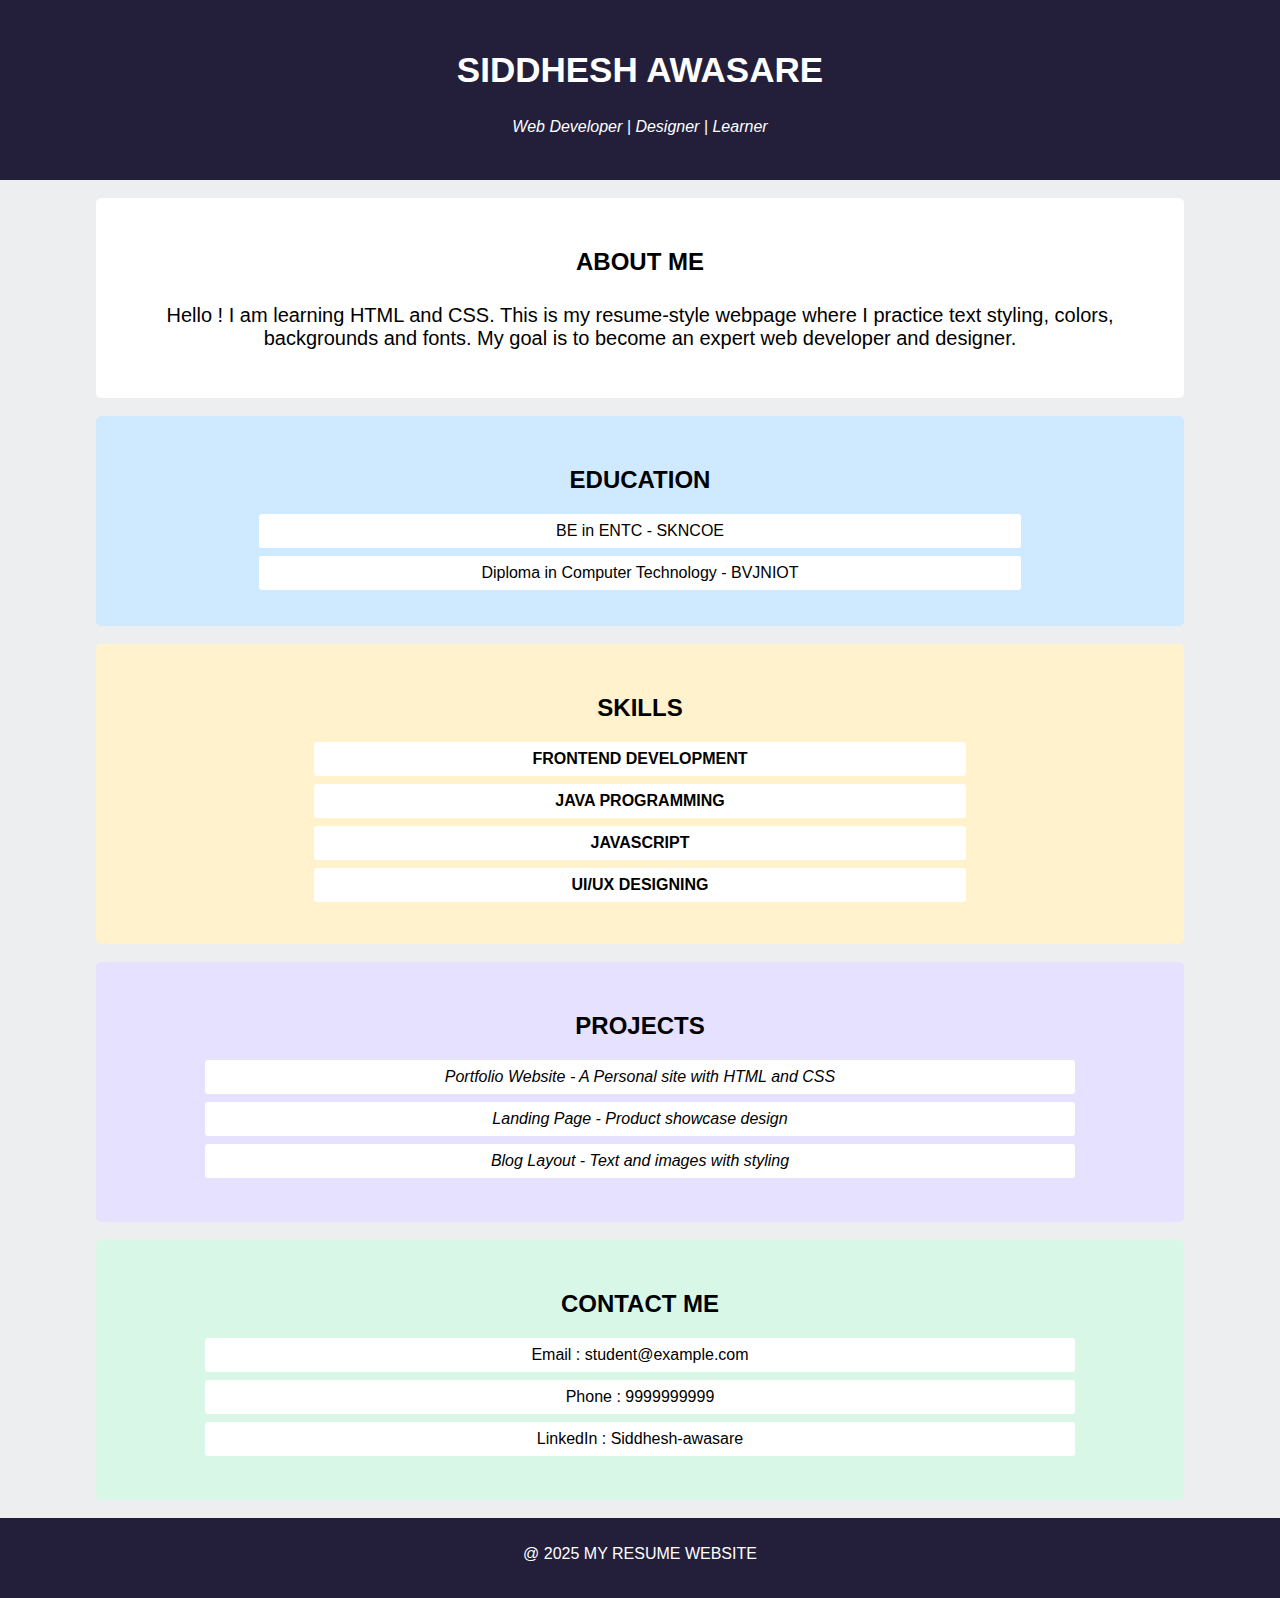
<file: Task 1/index.html>
<!DOCTYPE html>
<html lang="en">
<head>
    <meta charset="UTF-8">
    <meta name="viewport" content="width=device-width, initial-scale=1.0">
    <title>Task 1</title>
    <link rel="stylesheet" href="style.css">
</head>
<body>
    <div id="name">
        <h2>SIDDHESH AWASARE</h2>
        <p>Web Developer | Designer | Learner</p>
    </div>

    <div id="aboutme">
        <h2>ABOUT ME</h2>
        <p>Hello ! I am learning HTML and CSS. This is my resume-style webpage where I practice text styling, colors, backgrounds and fonts. My goal is to become an expert web developer and designer.</p>
    </div>

    <div id="education">
        <h2>EDUCATION</h2>
        <p>BE in ENTC - SKNCOE</p>
        <p>Diploma in Computer Technology - BVJNIOT</p>
    </div>

    <div id="skills">
        <h2>SKILLS</h2>
        <p>FRONTEND DEVELOPMENT</p>
        <p>JAVA PROGRAMMING</p>
        <p>JAVASCRIPT</p>
        <p>UI/UX DESIGNING</p>
    </div>

    <div id="projects">
        <h2>PROJECTS</h2>
        <p>Portfolio Website - A Personal site with HTML and CSS</p>
        <p>Landing Page - Product showcase design</p>
        <p>Blog Layout - Text and images with styling</p>
    </div>

    <div id="contactme">
        <h2>CONTACT ME</h2>
        <p>Email : student@example.com</p>
        <p>Phone : 9999999999</p>
        <p>LinkedIn : Siddhesh-awasare</p>
    </div>

    <div id="footer">
        <p>@ 2025 MY RESUME WEBSITE</p>
    </div>
</body>
</html>
</file>
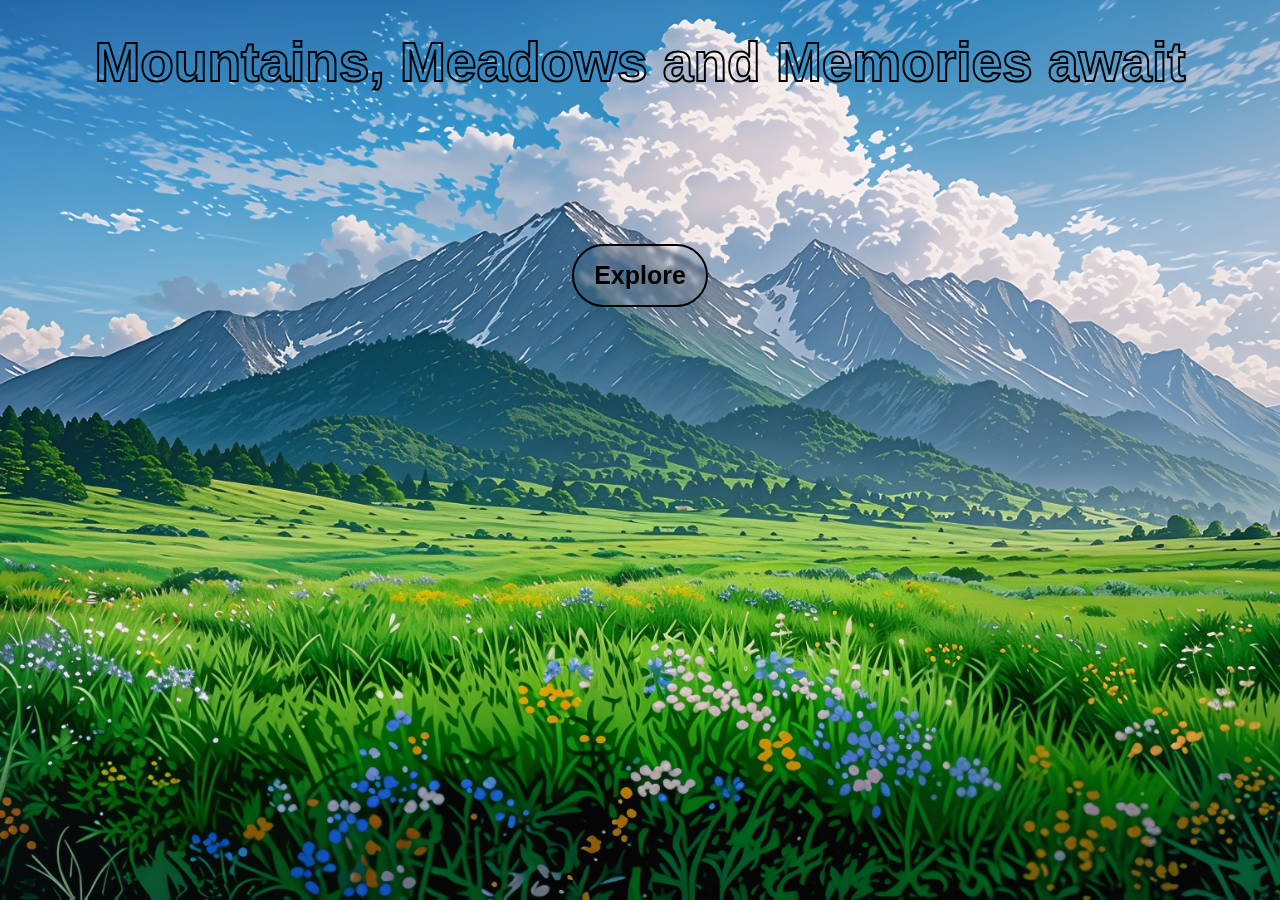
<file: Task 2/index.html>
<!DOCTYPE html>
<html lang="en">
<head>
    <meta charset="UTF-8">
    <meta name="viewport" content="width=device-width, initial-scale=1.0">
    <title>Task 2</title>
    <link rel="shortcut icon" href="https://www.google.com/url?sa=i&url=https%3A%2F%2Fwww.sheryians.com%2F&psig=AOvVaw18wVnztwlksMMxbTe4HjAS&ust=1759220555723000&source=images&cd=vfe&opi=89978449&ved=0CBUQjRxqFwoTCJCbrrTF_Y8DFQAAAAAdAAAAABAE" type="image/x-icon">
    <link rel="stylesheet" href="style.css">
    <link rel="preconnect" href="https://fonts.googleapis.com">
    <link rel="preconnect" href="https://fonts.gstatic.com" crossorigin>
<body>
    <div id="main">
        <h1>Mountains, Meadows and Memories await</h1>
        <button>Explore</button>    
    </div>
</body>
</html>
</file>
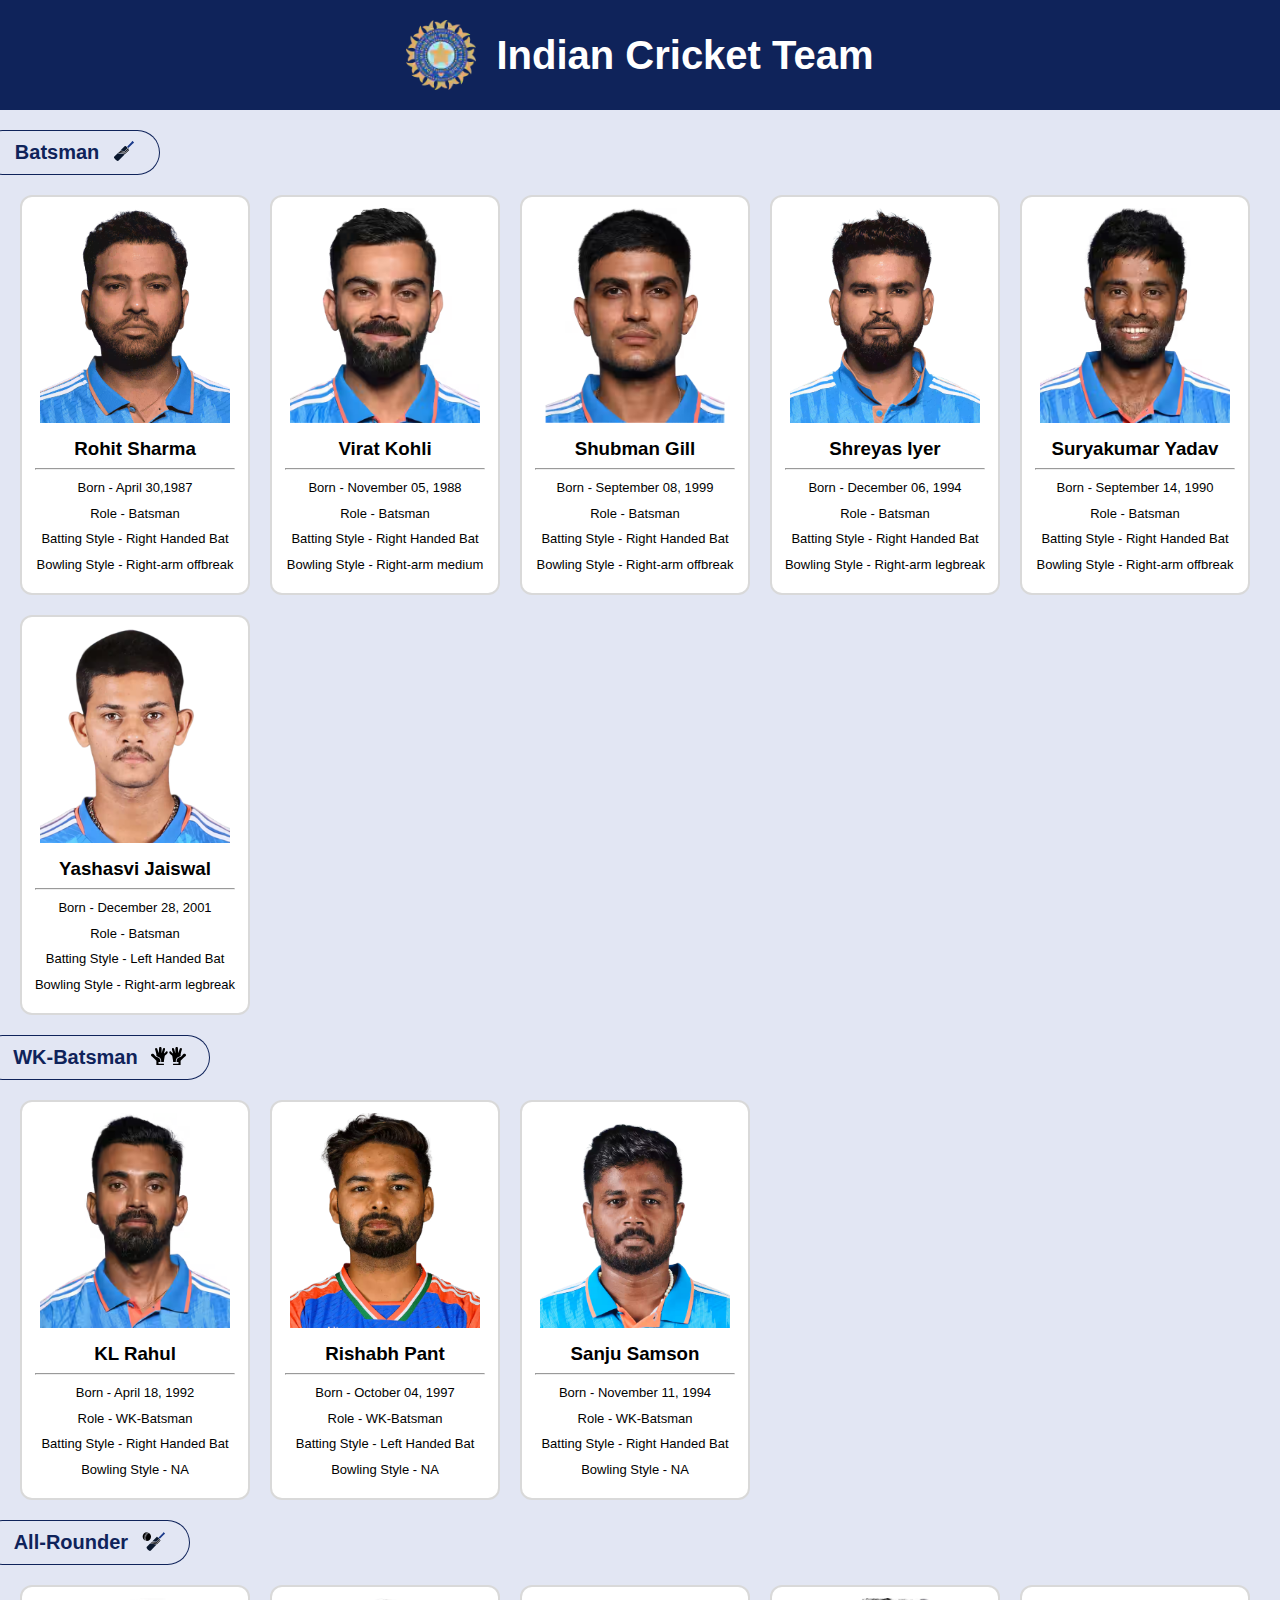
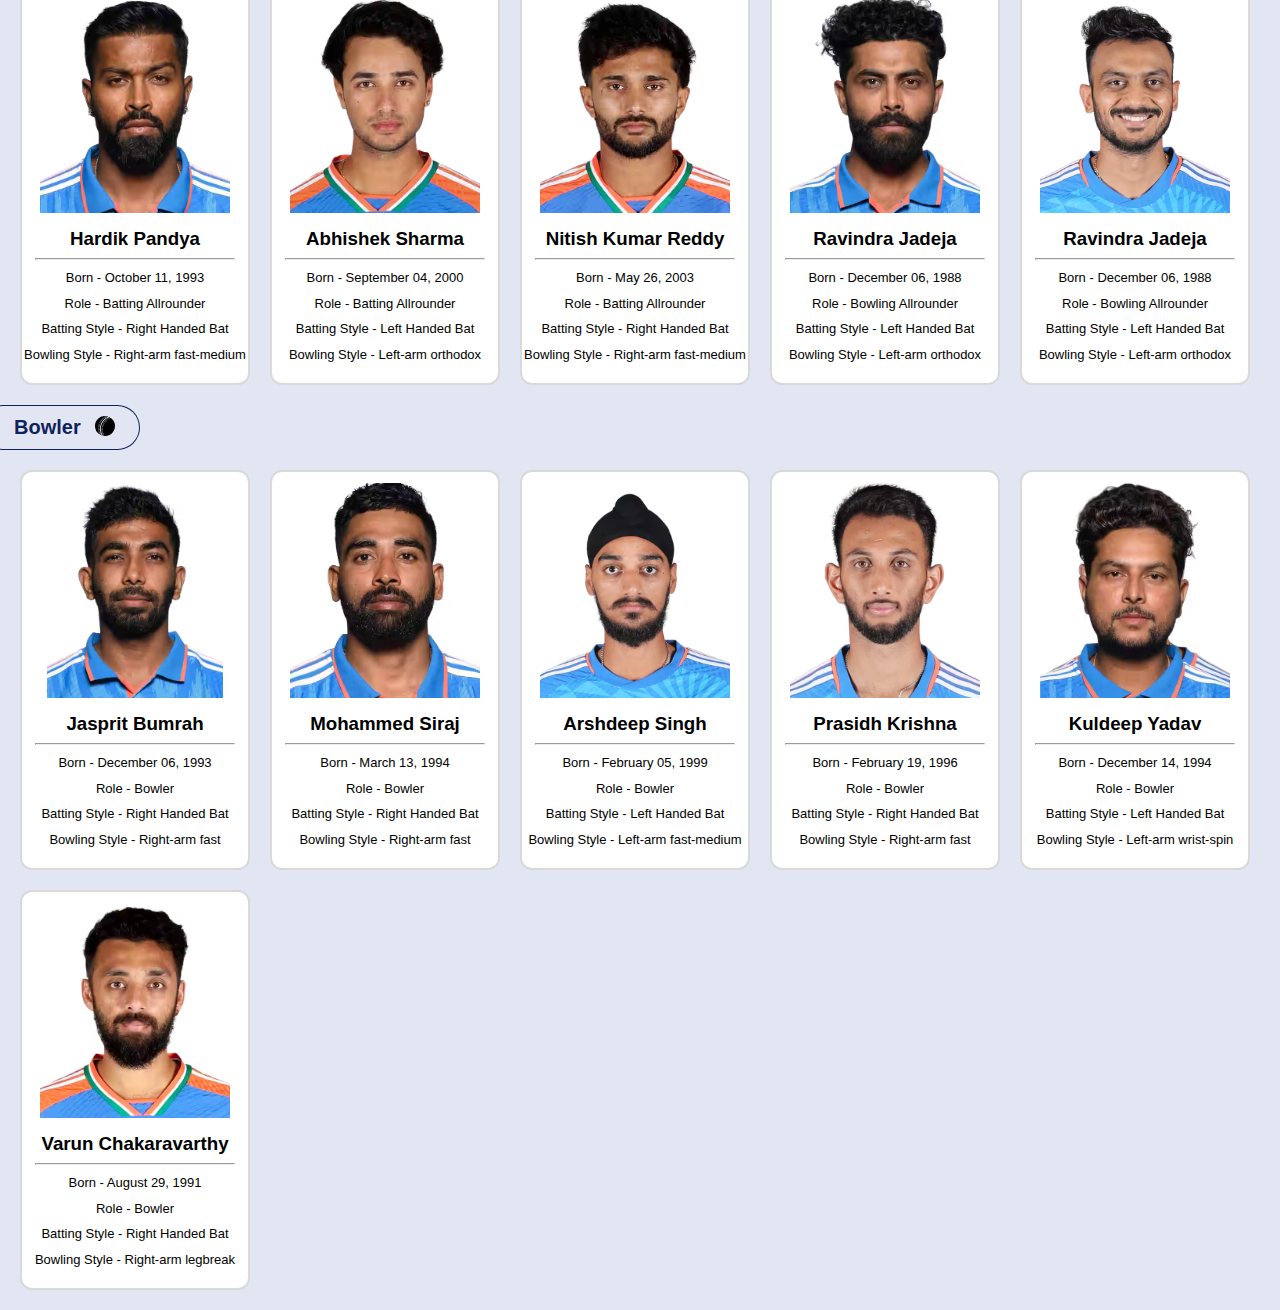
<file: Task 5/index.html>
<!DOCTYPE html>
<html lang="en">
<head>
    <meta charset="UTF-8">
    <meta name="viewport" content="width=device-width, initial-scale=1.0">
    <title>Task 5</title>
    <link rel="stylesheet" href="style.css">
</head>
<body>
    <div id="main">
        <div id="header">
            <img src="./Images/bcci-logo.webp" alt="bcci-logo">
            <h1>Indian Cricket Team</h1>
        </div>

        <div id="player_cards">
            <div class="text" style="width: 180px;">
                <h1>Batsman</h1>
                <img src="./Images/bat.svg" alt="bat">
            </div>
            <div id="batsman">
                 <div class="card">
                    <img src="./Images/Rohit.avif" alt="Rohit">
                    <h3>Rohit Sharma</h3><hr>
                    <p>Born - April 30,1987</p>
                    <p>Role - Batsman</p>
                    <p>Batting Style - Right Handed Bat</p>
                    <p>Bowling Style - Right-arm offbreak</p>
                    <p></p>
                </div>

                <div class="card">
                    <img src="./Images/Virat.avif" alt="Virat">
                    <h3>Virat Kohli</h3><hr>
                    <p>Born - November 05, 1988</p>
                    <p>Role - Batsman</p>
                    <p>Batting Style - Right Handed Bat</p>
                    <p>Bowling Style - Right-arm medium</p>
                    <p></p>
                </div>

                <div class="card">
                    <img src="./Images/Gill.avif" alt="Gill">
                    <h3>Shubman Gill</h3><hr>
                    <p>Born - September 08, 1999</p>
                    <p>Role - Batsman</p>
                    <p>Batting Style - Right Handed Bat</p>
                    <p>Bowling Style - Right-arm offbreak</p>
                    <p></p>
                </div>

                <div class="card">
                    <img src="./Images/Shreyas.avif" alt="Shreyas">
                    <h3>Shreyas Iyer</h3><hr>
                    <p>Born - December 06, 1994</p>
                    <p>Role - Batsman</p>
                    <p>Batting Style - Right Handed Bat</p>
                    <p>Bowling Style - Right-arm legbreak</p>
                    <p></p>
                </div>

                <div class="card">
                    <img src="./Images/Surya.avif" alt="Surya">
                    <h3>Suryakumar Yadav</h3><hr>
                    <p>Born - September 14, 1990</p>
                    <p>Role - Batsman</p>
                    <p>Batting Style - Right Handed Bat</p>
                    <p>Bowling Style - Right-arm offbreak</p>
                    <p></p>
                </div>

                <div class="card">
                    <img src="./Images/Yashasvi.avif" alt="Yashasvi">
                    <h3>Yashasvi Jaiswal</h3><hr>
                    <p>Born - December 28, 2001</p>
                    <p>Role - Batsman</p>
                    <p>Batting Style - Left Handed Bat</p>
                    <p>Bowling Style - Right-arm legbreak</p>
                    <p></p>
                </div>
            </div>

            <div class="text" style="width: 230px;">
                <h1>WK-Batsman</h1>
                <img src="./Images/keeper.svg" alt="keeper">
            </div>
            <div id="wk-bat">
                <div class="card">
                    <img src="./Images/KL Rahul.avif" alt="KL Rahul">
                    <h3>KL Rahul</h3><hr>
                    <p>Born - April 18, 1992</p>
                    <p>Role - WK-Batsman</p>
                    <p>Batting Style - Right Handed Bat</p>
                    <p>Bowling Style - NA</p>
                    <p></p>
                </div>

                <div class="card">
                    <img src="./Images/Pant.avif" alt="Pant">
                    <h3>Rishabh Pant</h3><hr>
                    <p>Born - October 04, 1997</p>
                    <p>Role - WK-Batsman</p>
                    <p>Batting Style - Left Handed Bat</p>
                    <p>Bowling Style - NA</p>
                    <p></p>
                </div>

                <div class="card">
                    <img src="./Images/Samson.avif" alt="Samson">
                    <h3>Sanju Samson</h3><hr>
                    <p>Born - November 11, 1994</p>
                    <p>Role - WK-Batsman</p>
                    <p>Batting Style - Right Handed Bat</p>
                    <p>Bowling Style - NA</p>
                    <p></p>
                </div>
            </div>

            <div class="text" style="width: 210px;">
                <h1>All-Rounder</h1>
                <img src="./Images/all-rounder.svg" alt="all-rounder">
            </div>
            <div id="allrounder">
                <div class="card">
                    <img src="./Images/Hardik.avif" alt="Hardik">
                    <h3>Hardik Pandya</h3><hr>
                    <p>Born - October 11, 1993</p>
                    <p>Role - Batting Allrounder</p>
                    <p>Batting Style - Right Handed Bat</p>
                    <p>Bowling Style - Right-arm fast-medium</p>
                    <p></p>
                </div>

                <div class="card">
                    <img src="./Images/Abhishek.avif" alt="Abhishek">
                    <h3>Abhishek Sharma</h3><hr>
                    <p>Born - September 04, 2000</p>
                    <p>Role - Batting Allrounder</p>
                    <p>Batting Style - Left Handed Bat</p>
                    <p>Bowling Style - Left-arm orthodox</p>
                    <p></p>
                </div>
                <div class="card">
                    <img src="./Images/Nitish.avif" alt="Nitish">
                    <h3>Nitish Kumar Reddy</h3><hr>
                    <p>Born - May 26, 2003</p>
                    <p>Role - Batting Allrounder</p>
                    <p>Batting Style - Right Handed Bat</p>
                    <p>Bowling Style - Right-arm fast-medium</p>
                    <p></p>
                </div>

                <div class="card">
                    <img src="./Images/Jadeja.avif" alt="Jadeja">
                    <h3>Ravindra Jadeja</h3><hr>
                    <p>Born - December 06, 1988</p>
                    <p>Role - Bowling Allrounder</p>
                    <p>Batting Style - Left Handed Bat</p>
                    <p>Bowling Style - Left-arm orthodox</p>
                    <p></p>
                </div>

                <div class="card">
                    <img src="./Images/Axar.avif" alt="Jadeja">
                    <h3>Ravindra Jadeja</h3><hr>
                    <p>Born - December 06, 1988</p>
                    <p>Role - Bowling Allrounder</p>
                    <p>Batting Style - Left Handed Bat</p>
                    <p>Bowling Style - Left-arm orthodox</p>
                    <p></p>
                </div>
            </div>

            <div class="text" style="width: 160px;">
                <h1>Bowler</h1>
                <img src="./Images/ball.svg" alt="ball">
            </div>
            <div id="bowler">
                <div class="card">
                    <img src="./Images/Bumrah.avif" alt="Bumrah">
                    <h3>Jasprit Bumrah</h3><hr>
                    <p>Born - December 06, 1993</p>
                    <p>Role - Bowler</p>
                    <p>Batting Style - Right Handed Bat</p>
                    <p>Bowling Style - Right-arm fast</p>
                    <p></p>
                </div>

                <div class="card">
                    <img src="./Images/Siraj.avif" alt="Siraj">
                    <h3>Mohammed Siraj</h3><hr>
                    <p>Born - March 13, 1994</p>
                    <p>Role - Bowler</p>
                    <p>Batting Style - Right Handed Bat</p>
                    <p>Bowling Style - Right-arm fast</p>
                    <p></p>
                </div>

                <div class="card">
                    <img src="./Images/Arshdeep.avif" alt="Arshdeep">
                    <h3>Arshdeep Singh</h3><hr>
                    <p>Born - February 05, 1999</p>
                    <p>Role - Bowler</p>
                    <p>Batting Style - Left Handed Bat</p>
                    <p>Bowling Style - Left-arm fast-medium</p>
                    <p></p>
                </div>

                <div class="card">
                    <img src="./Images/Prasidh.avif" alt="Prasidh">
                    <h3>Prasidh Krishna</h3><hr>
                    <p>Born - February 19, 1996</p>
                    <p>Role - Bowler</p>
                    <p>Batting Style - Right Handed Bat</p>
                    <p>Bowling Style - Right-arm fast</p>
                    <p></p>
                </div>

                <div class="card">
                    <img src="./Images/Kuldeep.avif" alt="Kuldeep">
                    <h3>Kuldeep Yadav</h3><hr>
                    <p>Born - December 14, 1994</p>
                    <p>Role - Bowler</p>
                    <p>Batting Style - Left Handed Bat</p>
                    <p>Bowling Style - Left-arm wrist-spin</p>
                    <p></p>
                </div>

                <div class="card">
                    <img src="./Images/Varun.avif" alt="Varun">
                    <h3>Varun Chakaravarthy</h3><hr>
                    <p>Born - August 29, 1991</p>
                    <p>Role - Bowler</p>
                    <p>Batting Style - Right Handed Bat</p>
                    <p>Bowling Style - Right-arm legbreak</p>
                    <p></p>
                </div>
            </div>
        </div>
    </div>
    <div id="footer"></div>
</body>
</html>
</file>
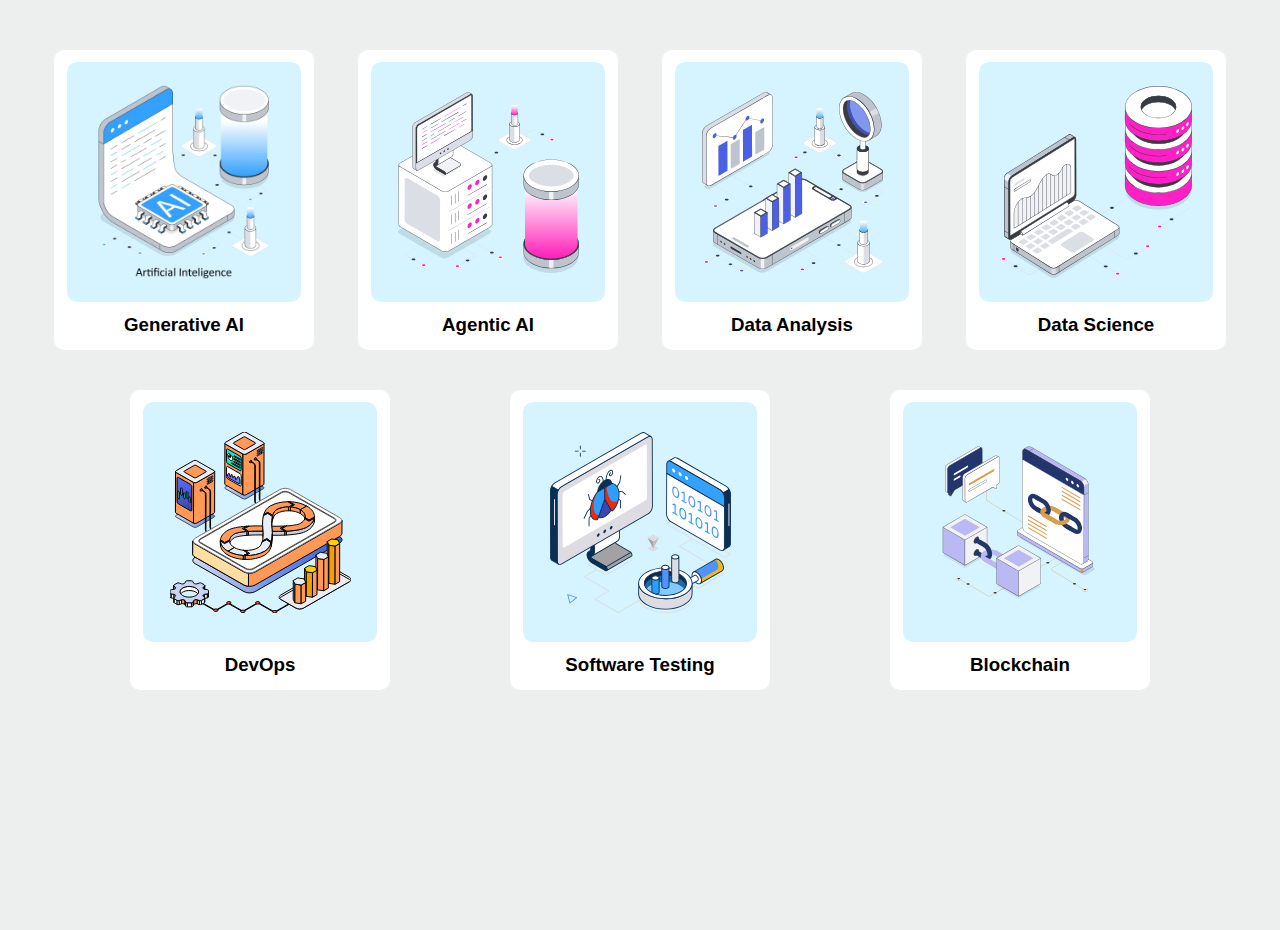
<file: Task 6/index.html>
<!DOCTYPE html>
<html lang="en">
<head>
    <meta charset="UTF-8">
    <meta name="viewport" content="width=device-width, initial-scale=1.0">
    <title>Task 6</title>
    <link rel="stylesheet" href="style.css">
</head>
<body>
    <div id="main">
        <div class="card">
            <img src="./Images/gen_ai.webp" alt="gen_ai" style="object-fit:cover;">
            <h3>Generative AI</h3>
            <div class="bottom">
                <h3>Generative AI</h3><hr>
                <p>Generative AI refers to artificial intelligence systems capable of creating new content such as text, images, music, or code. It uses large language models (LLMs) and deep learning to understand and generate human-like outputs. Applications include chatbots, content creation, design automation, and code generation. Tools like ChatGPT, DALL·E, and Midjourney are common examples.</p>
                <button class="btn">Read More</button>
            </div>
        </div>

        <div class="card">
            <img src="./Images/agentic_ai.svg" alt="agentic_ai">
            <h3>Agentic AI</h3>
            <div class="bottom">
                <h3>Agentic AI</h3><hr>
                <p>Agentic AI extends traditional AI by giving systems autonomy to make decisions and take actions without constant human input. These AI “agents” can plan, reason, and execute tasks based on goals, feedback, and environmental changes. It combines reasoning, memory, and tool usage to perform multi-step tasks efficiently. This makes it useful for business automation, customer support, and research assistance.</p>
                <button class="btn">Read More</button>
            </div>
        </div>

        <div class="card">
            <img src="./Images/data-analytics.svg" alt="data_analytics">
            <h3>Data Analysis</h3>
            <div class="bottom">
                <h3>Data Analysis</h3><hr>
                <p>Data Analysis involves inspecting, cleaning, transforming, and modeling data to extract useful insights. It helps in identifying patterns, trends, and relationships that support decision-making. Tools like Excel, Python (Pandas, NumPy), and visualization platforms like Tableau are commonly used. It’s a foundational skill in data-driven industries.</p>
                <button class="btn">Read More</button>
            </div>
        </div>

        <div class="card">
            <img src="./Images/data-science.svg" alt="data-science">
            <h3>Data Science</h3>
            <div class="bottom">
                <h3>Data Science</h3><hr>
                <p>Data Science is an interdisciplinary field that uses statistics, programming, and machine learning to extract knowledge and predictions from data. It involves data collection, preprocessing, model building, and interpretation. Data scientists often use Python, R, and SQL along with frameworks like TensorFlow and Scikit-learn. It plays a key role in AI, business analytics, and predictive modeling.</p>
                <button class="btn">Read More</button>
            </div>
        </div>
        <div class="card">
            <img src="./Images/devops.svg" alt="devops">
            <h3>DevOps</h3>
            <div class="bottom">
                <h3>DevOps</h3><hr>
                <p>DevOps combines software development (Dev) and IT operations (Ops) to improve collaboration, automation, and deployment speed. It focuses on continuous integration, continuous delivery (CI/CD), and monitoring. Tools like Docker, Jenkins, Kubernetes, and Git are core to DevOps practices. The main goal is faster, more reliable software delivery.</p>
                <button class="btn">Read More</button>
            </div>
        </div>

        <div class="card">
            <img src="./Images/software-testing.svg" alt="software_testing">
            <h3>Software Testing</h3>
            <div class="bottom">
                <h3>Software Testing</h3><hr>
                <p>Software Testing ensures that applications are bug-free, reliable, and meet user requirements. It includes manual and automated testing methods like unit, integration, system, and acceptance testing. Tools such as Selenium, JUnit, and TestNG are commonly used. Testing improves software quality and reduces maintenance costs.</p>
                <button class="btn">Read More</button>
            </div>
        </div>

        <div class="card">
            <img src="./Images/blockchain.svg" alt="blockchain" style="object-fit:cover;">
            <h3>Blockchain</h3>
            <div class="bottom">
                <h3>Blockchain</h3><hr>
                <p>Blockchain is a decentralized, distributed ledger technology that securely records transactions across multiple computers. It ensures transparency, security, and immutability without relying on a central authority. It’s widely used in cryptocurrencies (like Bitcoin and Ethereum), supply chain management, and smart contracts. Blockchain is revolutionizing trust and data integrity in digital systems.</p>
                <button class="btn">Read More</button>
            </div>
        </div>
    </div>
</body>
</html>
</file>
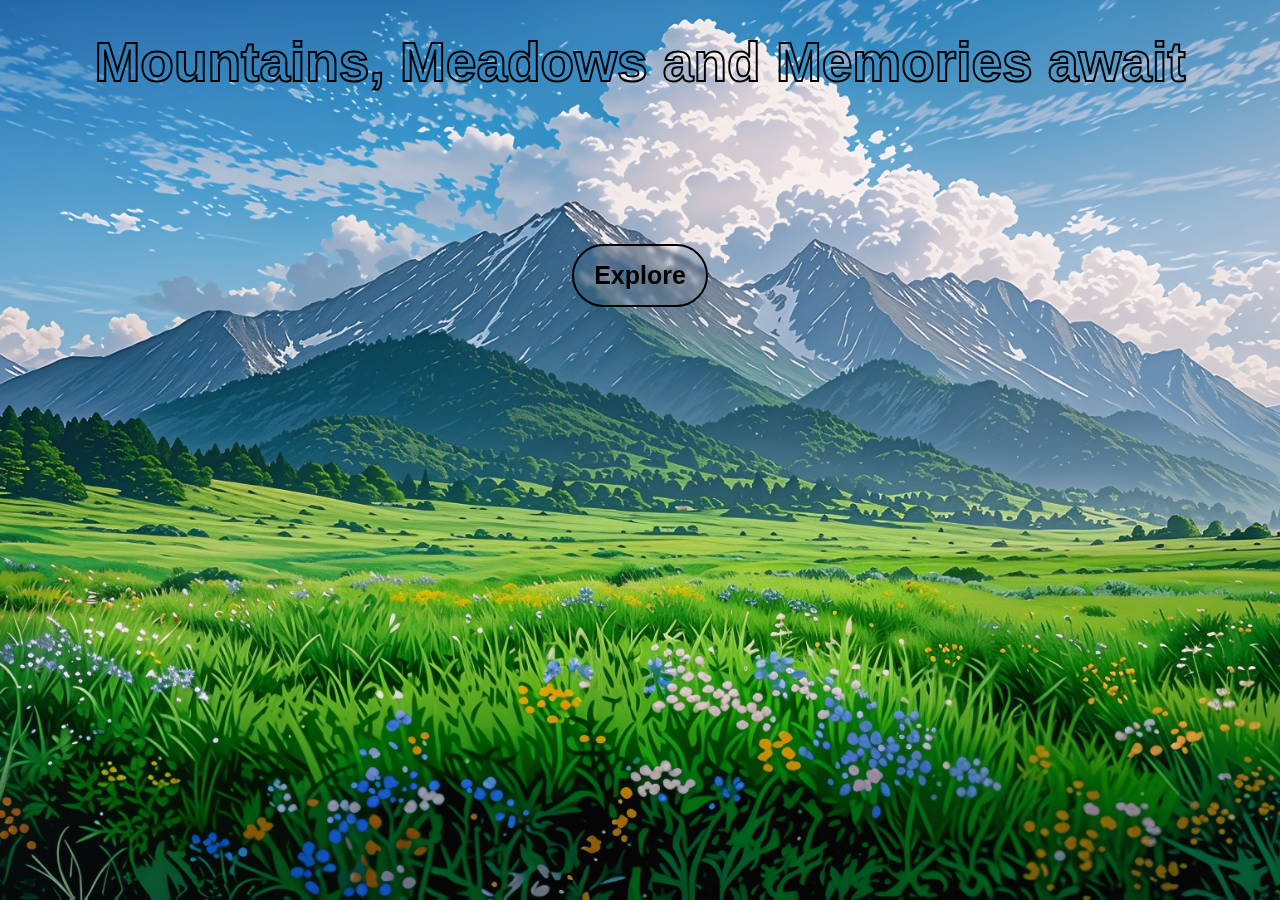
<file: Task 2/indiex.html>
<!DOCTYPE html>
<html lang="en">
<head>
    <meta charset="UTF-8">
    <meta name="viewport" content="width=device-width, initial-scale=1.0">
    <title>Task 2</title>
    <link rel="shortcut icon" href="https://www.google.com/url?sa=i&url=https%3A%2F%2Fwww.sheryians.com%2F&psig=AOvVaw18wVnztwlksMMxbTe4HjAS&ust=1759220555723000&source=images&cd=vfe&opi=89978449&ved=0CBUQjRxqFwoTCJCbrrTF_Y8DFQAAAAAdAAAAABAE" type="image/x-icon">
    <link rel="stylesheet" href="style.css">
    <link rel="preconnect" href="https://fonts.googleapis.com">
    <link rel="preconnect" href="https://fonts.gstatic.com" crossorigin>
<body>
    <div id="main">
        <h1>Mountains, Meadows and Memories await</h1>
        <button>Explore</button>    
    </div>
</body>
</html>
</file>
<file: Task 1/style.css>
*{
    margin: 0;
    padding: 0;
    box-sizing: border-box;
    font-family: Arial, Helvetica, sans-serif;
}

body, html{
    height: 100%;
    width: 100%;
    background-color: rgb(237, 238, 240);
}

div{
    text-align: center;
    margin: 0 auto;
    margin-bottom: 18px;
}

#name{
    height: 180px;
    width: 100%;
    color: white;
    background-color: rgb(35, 31, 59);
}
#name h2{
    font-size: 35px;
}
#name p{
    background-color: transparent;
    font-style: italic;
    font-weight: 100;
}

#aboutme{
    height: 200px;
    width: 85%;
    color: black;
    background-color: white;
    border-radius: 5px;
}
#aboutme p{
    font-size: 20px;
    width: 90%;
}

#education{
    height: 210px;
    width: 85%;
    color: black;
    background-color: #CFE9FF;
    border-radius: 5px;
}
#education p{
    width: 70%;
}

#skills{
    height: 300px;
    width: 85%;
    color: black;
    background-color: #FFF2CC;
    border-radius: 5px;
}
#skills p{
    font-weight: 700;
}

#projects{
    height: 260px;
    width: 85%;
    color: black;
    background-color: #E5E1FF;
    border-radius: 5px;
}
#projects p{
    font-style: italic;
}

#contactme{
    height: 260px;
    width: 85%;
    color: black;
    background-color: #D9F7E6;
    border-radius: 5px;
}

#skills p{
    width: 60%;
}
h2{
    padding-top: 50px;
    padding-bottom: 20px;
}
p{
    width: 80%;
    margin: 0 auto;
    background-color: white;
    padding-top: 8px;
    padding-bottom: 8px;
    margin-bottom: 8px;
    border-radius: 3px;
    font-weight: 100;
}

#footer{
    height: 80px;
    width: 100%;
    color: white;
    background-color: rgb(35, 31, 59);
    display: flex;
    align-items: center;
}
#footer p{
    background-color: transparent;
}
</file>
<file: Task 2/style.css>
*{
    margin: 0;
    padding: 0;
    box-sizing: border-box;
}

html,body{
    height: 100%;
    width: 100%;
}

#main{
    height: 100%;
    width: 100%;
    background-image: url(./Nature.jpg);
    background-size: cover;
    background-position: center;
    text-align: center;
    padding: 30px;
}

h1{
    font-size: 55px;
    font-family: "Anton", sans-serif;  
    font-weight: 900;
    font-style: normal;
    color: transparent;
    -webkit-text-stroke: 2px black; 
}

button{
    font-size: 25px;
    font-weight: bolder;
    padding: 15px;
    padding-left: 20px;
    padding-right: 20px;
    margin: 150px;
    border: 2px solid black;
    border-radius: 50px;
    background-color: transparent;
    backdrop-filter: blur(2px);   
}
</file>
<file: Task 5/style.css>
*{
    padding: 0;
    margin: 0;
    box-sizing: border-box;
    font-family: Arial, Helvetica, sans-serif;
}

html,body{
    height: 100%;
    width: 100%;
    color: white;
    background-color: #e2e6f3;
}

#header{
    background-color: #0f235a;
    display: flex;
    justify-content: center;
    align-items: center;
    padding: 20px;
    font-size: 20px;
}
#header img{
    height: 70px;
    width: 70px;
    margin-right: 20px;
}

.text{
    display: flex;
    justify-content: space-evenly;
    margin-top: 20px;
    margin-left: -20px;
    padding: 10px;
    border-top: 1px solid #0f235a;
    border-right: 1px solid #0f235a;
    border-bottom: 1px solid #0f235a;
    border-radius:  50px;
}
.text h1{
    color: #0f235a;
    font-size: 20px;
    margin-left: 10px;
}
.text img{
    height: 20px;
}

#batsman{
    display: flex;
    flex-wrap: wrap;
}
#wk-bat{
    display: flex;
    flex-wrap: wrap;
}
#allrounder{
    display: flex;
    flex-wrap: wrap;
}
#bowler{
    display: flex;
    flex-wrap: wrap;
}

.card{
    height: 400px;
    width: 230px;
    color: black;
    background-color: white;
    display: flex;
    flex-direction: column;
    align-items: center;
    justify-content: space-evenly;
    margin-top: 20px;
    margin-left: 20px; 
    border: 2px solid #d9d9d9;
    border-radius: 12px;
}
.card img{
    height: 220px;
    width: 200px;
    object-fit: contain; 
    padding-bottom: 5px;
}
p{
    font-size: 13px;
    font-weight: 500;
}
hr{
    width: 200px;
    margin-top: -3px;
}
.card:hover{
    color: white;
    background-color: #0f235a;
    border: none;
    transform: scale(1.03); 
    box-shadow: 0px 0px 13px #04143c;
    transition: all 0.2s ease-in-out;
}

#footer{
    height: 20px;
}
</file>
<file: Task 6/style.css>
*{
    margin: 0;
    padding: 0;
    box-sizing: border-box;
}
html,body{
    height: 100%;
    width: 100%;
    background-color: #edeeee;
    font-family: Arial, Helvetica, sans-serif;
}

#main{
    margin-top: 30px;
    margin-left: 30px;
    margin-right: 30px;
    display: flex;
    flex-wrap: wrap;
    justify-content: space-evenly;
}

.card{
    height: 300px;
    width: 260px;
    background-color: white;
    margin: 20px;
    border-radius: 10px;
    display: flex;
    flex-direction: column;
    align-items: center;
    position: relative;
    overflow: hidden; 
}
.card img{
    background-color: #d5f4ff;
    height: 80%;
    width: 90%;
    margin: 12px;
    border-radius: 10px;
    object-fit:none;
}

.bottom{
    height: 300px;
    width: 260px;
    background-color: #d5f4ff;
    border-radius: 10px;
    padding: 20px;
    display: flex;
    flex-direction: column;
    align-items: center;
    position: absolute;
    bottom: -300px;
    transition: all ease 0.2s;
}
hr{
    width: 100%;
    margin-top: 10px;
    margin-bottom: 8px;
}
.bottom p{
    font-size: 13px;
    line-height: 1.5;
    display: -webkit-box;
    -webkit-line-clamp: 9;
    -webkit-box-orient: vertical;
    line-clamp: 10;
    overflow: hidden;
}
.bottom button{
    padding: 8px;
    background-color: transparent;
    border: 1px solid black;
    border-radius: 50px;
    margin-top: 10px;
}

.card:hover .bottom{
    bottom: 0;
}
button:hover{
    transform: scale(1.1);
    font-weight: 300;
    border: 2px solid black;
    color: white;
    background-color: black;
}
</file>
